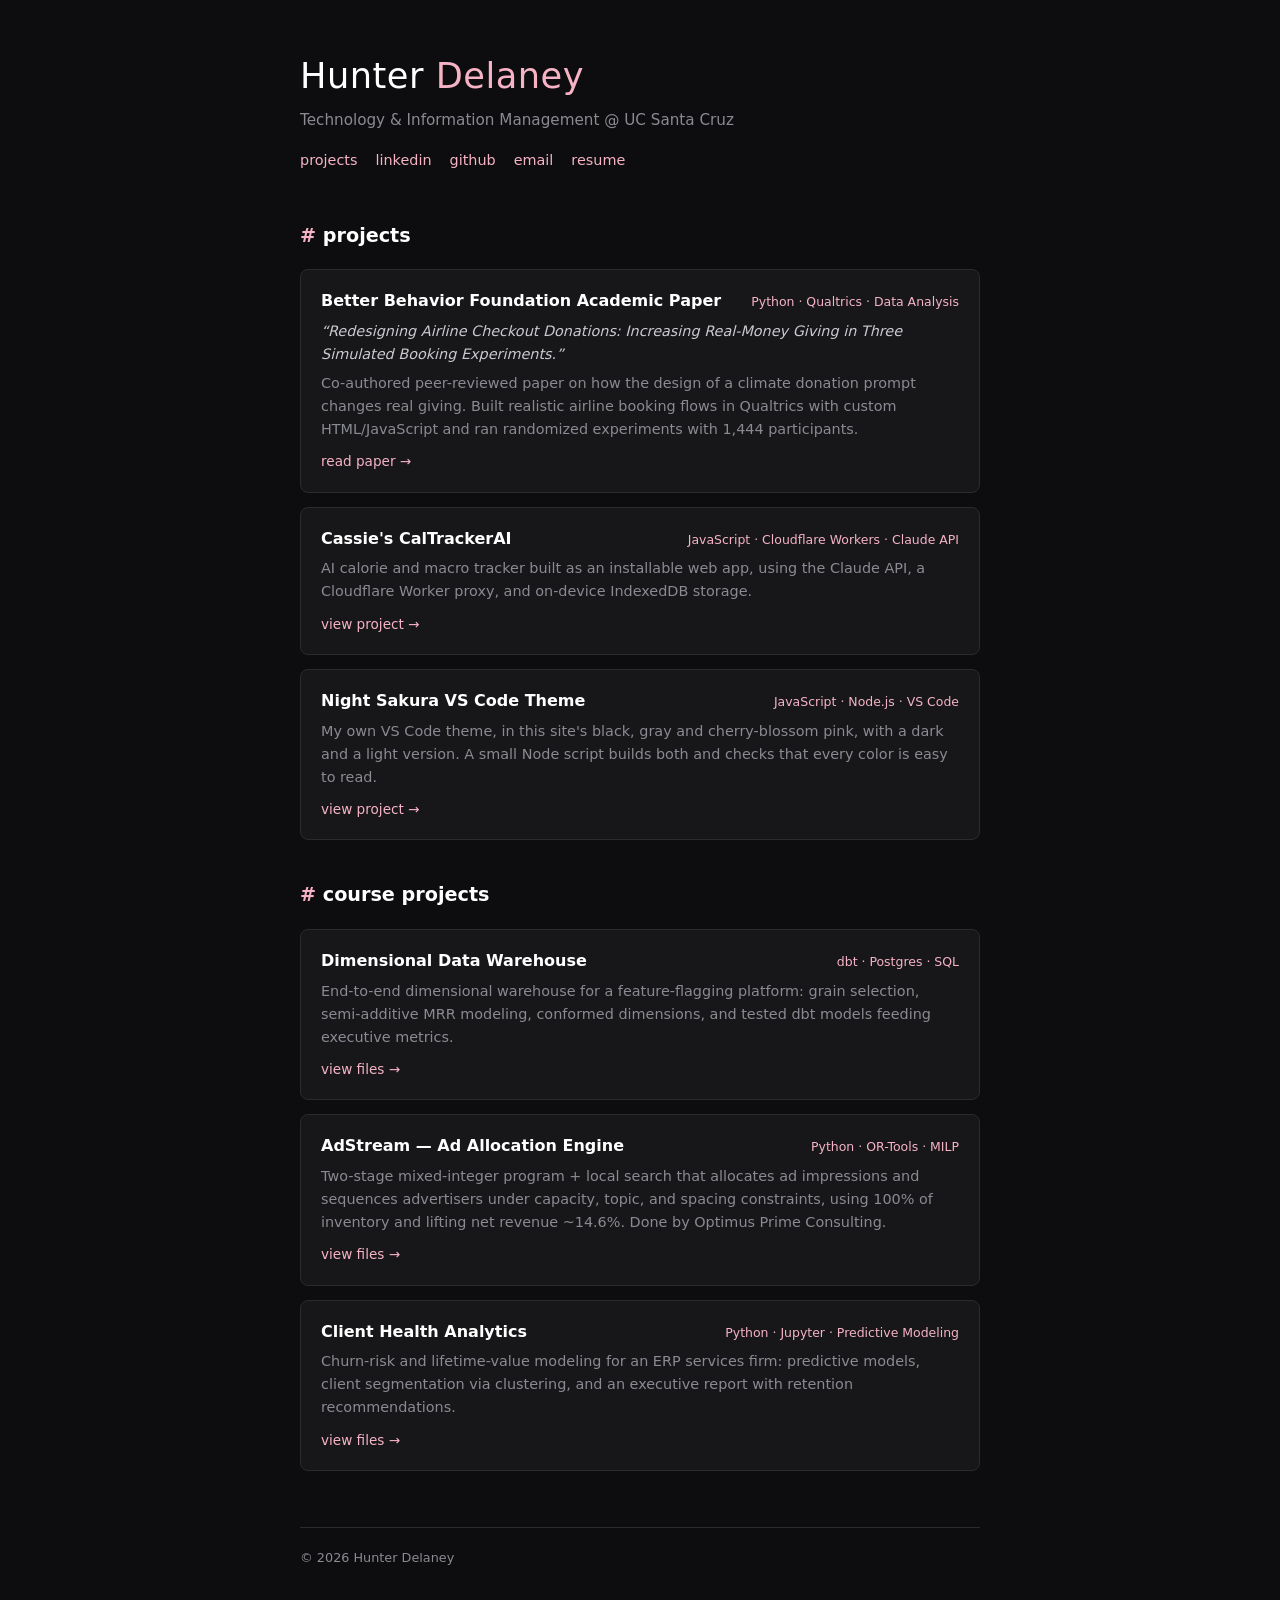
<file: index.html>
<!DOCTYPE html>
<html lang="en">
<head>
  <meta charset="UTF-8">
  <meta name="viewport" content="width=device-width, initial-scale=1.0">
  <title>Hunter Delaney</title>
  <meta name="description" content="Hunter Delaney — projects in experimentation, data, and optimization.">
  <link rel="stylesheet" href="style.css">
</head>
<body>

  <header>
    <h1>Hunter <span class="accent">Delaney</span></h1>
    <p class="tagline">Technology &amp; Information Management @ UC Santa Cruz</p>
    <nav>
      <a href="#projects">projects</a>
      <a href="https://www.linkedin.com/in/hunter-delaney-636558337/">linkedin</a>
      <a href="https://github.com/Cassie7511">github</a>
      <a href="mailto:hunterdelaney7511@gmail.com">email</a>
      <a href="resume.pdf?v=2026-09-16" target="_blank">resume</a>
    </nav>
  </header>

  <main>

    <section id="projects">
      <h2><span class="accent">#</span> projects</h2>

      <div class="card">
        <div class="card-head">
          <h3>Better Behavior Foundation Academic Paper</h3>
          <span class="tags">Python · Qualtrics · Data&nbsp;Analysis</span>
        </div>
        <p class="paper-title">
          &ldquo;Redesigning Airline Checkout Donations: Increasing Real-Money Giving in
          Three Simulated Booking Experiments.&rdquo;
        </p>
        <p>
          Co-authored peer-reviewed paper on how the design of a climate donation prompt
          changes real giving. Built realistic airline booking flows in Qualtrics with custom
          HTML/JavaScript and ran randomized experiments with 1,444 participants.
        </p>
        <a class="more" href="Projects/bbf-paper/Redesigning_Airline_Checkout_Donations.pdf" target="_blank">read paper &rarr;</a>
      </div>

      <div class="card">
        <div class="card-head">
          <h3>Cassie's CalTrackerAI</h3>
          <span class="tags">JavaScript · Cloudflare&nbsp;Workers · Claude&nbsp;API</span>
        </div>
        <p>
          AI calorie and macro tracker built as an installable web app, using the Claude
          API, a Cloudflare Worker proxy, and on-device IndexedDB storage.
        </p>
        <a class="more" href="Projects/cassieaitracker/index.html">view project &rarr;</a>
      </div>

      <div class="card">
        <div class="card-head">
          <h3>Night Sakura VS Code Theme</h3>
          <span class="tags">JavaScript · Node.js · VS&nbsp;Code</span>
        </div>
        <p>
          My own VS Code theme, in this site's black, gray and cherry-blossom pink, with a dark
          and a light version. A small Node script builds both and checks that every color is
          easy to read.
        </p>
        <a class="more" href="Projects/night-sakura/index.html">view project &rarr;</a>
      </div>
    </section>

    <section id="course-projects">
      <h2><span class="accent">#</span> course projects</h2>

      <div class="card">
        <div class="card-head">
          <h3>Dimensional Data Warehouse</h3>
          <span class="tags">dbt · Postgres · SQL</span>
        </div>
        <p>
          End-to-end dimensional warehouse for a feature-flagging platform: grain
          selection, semi-additive MRR modeling, conformed dimensions, and tested dbt
          models feeding executive metrics.
        </p>
        <a class="more" href="Projects/warehouse/index.html">view files &rarr;</a>
      </div>

      <div class="card">
        <div class="card-head">
          <h3>AdStream — Ad Allocation Engine</h3>
          <span class="tags">Python · OR-Tools · MILP</span>
        </div>
        <p>
          Two-stage mixed-integer program + local search that allocates ad impressions
          and sequences advertisers under capacity, topic, and spacing constraints,
          using 100% of inventory and lifting net revenue ~14.6%. Done by Optimus
          Prime Consulting.
        </p>
        <a class="more" href="Projects/adstream/index.html">view files &rarr;</a>
      </div>

      <div class="card">
        <div class="card-head">
          <h3>Client Health Analytics</h3>
          <span class="tags">Python · Jupyter · Predictive&nbsp;Modeling</span>
        </div>
        <p>
          Churn-risk and lifetime-value modeling for an ERP services firm: predictive
          models, client segmentation via clustering, and an executive report with
          retention recommendations.
        </p>
        <a class="more" href="Projects/client-analytics/index.html">view files &rarr;</a>
      </div>
    </section>
  </main>

  <footer>
    <p>© 2026 Hunter Delaney</p>
  </footer>

</body>
</html>
</file>
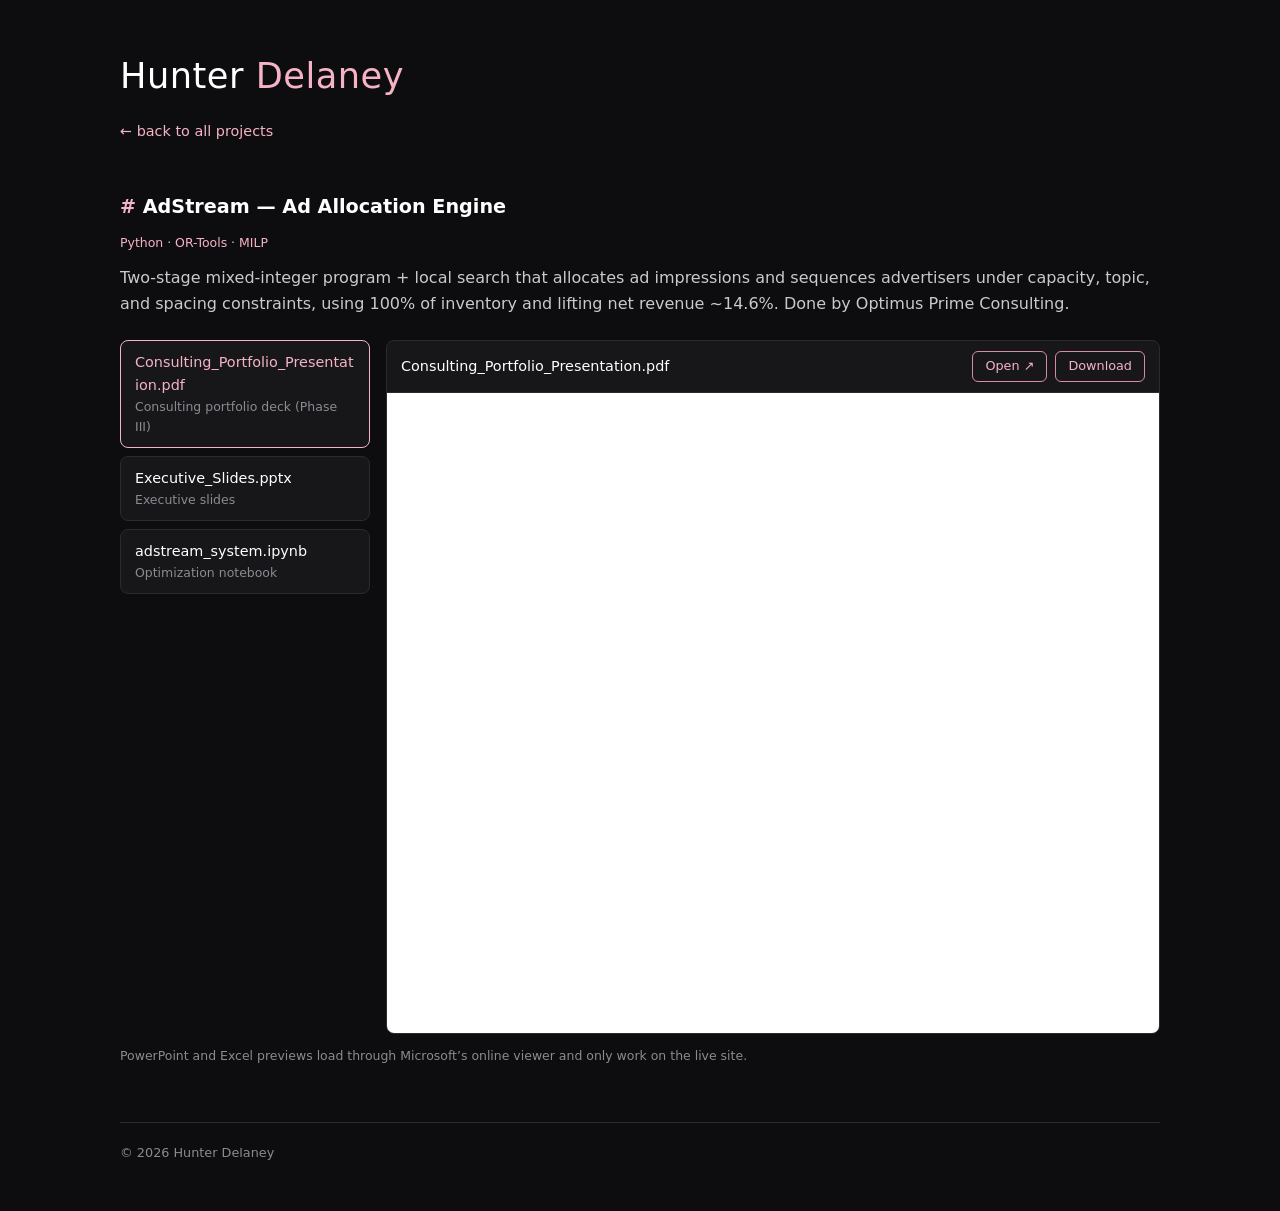
<file: Projects/adstream/index.html>
<!DOCTYPE html>
<html lang="en">
<head>
  <meta charset="UTF-8">
  <meta name="viewport" content="width=device-width, initial-scale=1.0">
  <title>AdStream — Ad Allocation Engine — Hunter Delaney</title>
  <link rel="stylesheet" href="../../style.css">
</head>
<body class="wide">

  <header>
    <h1><a class="home-link" href="../../index.html">Hunter <span class="accent">Delaney</span></a></h1>
    <nav><a href="../../index.html">&larr; back to all projects</a></nav>
  </header>

  <main>
    <section>
      <h2><span class="accent">#</span> AdStream — Ad Allocation Engine</h2>
      <p class="tags" style="display:block;margin:-8px 0 12px;">Python · OR-Tools · MILP</p>
      <p>Two-stage mixed-integer program + local search that allocates ad impressions and sequences advertisers under capacity, topic, and spacing constraints, using 100% of inventory and lifting net revenue ~14.6%. Done by Optimus Prime Consulting.</p>
    </section>

    <div class="browser">
      <div class="sidebar" id="sidebar"></div>
      <div class="preview">
        <div class="preview-bar">
          <span class="file-name" id="pv-name"></span>
          <span class="file-actions">
            <a class="btn" id="pv-open" href="#" target="_blank">Open &#8599;</a>
            <a class="btn" id="pv-dl" href="#" download>Download</a>
          </span>
        </div>
        <iframe id="pv-frame" title="file preview"></iframe>
        <div id="pv-empty" class="pv-empty" style="display:none;">
          No inline preview for this file type &mdash; use Download.
        </div>
      </div>
    </div>
    <p class="note">PowerPoint and Excel previews load through Microsoft&rsquo;s online viewer and
    only work on the live site.</p>
  </main>

  <footer>
    <p>&copy; 2026 Hunter Delaney</p>
  </footer>

  <script>
    var FILES = [
  {
    "name": "Consulting_Portfolio_Presentation.pdf",
    "label": "Consulting portfolio deck (Phase III)",
    "preview": "files/Consulting_Portfolio_Presentation.pdf"
  },
  {
    "name": "Executive_Slides.pptx",
    "label": "Executive slides",
    "preview": "https://view.officeapps.live.com/op/embed.aspx?src=https%3A%2F%2Fcassie7511.github.io%2FProjects%2Fadstream%2Ffiles%2FExecutive_Slides.pptx"
  },
  {
    "name": "adstream_system.ipynb",
    "label": "Optimization notebook",
    "preview": "files/adstream_system.html"
  }
];

    var sidebar = document.getElementById('sidebar');
    FILES.forEach(function (f, i) {
      var el = document.createElement('a');
      el.className = 'sideitem';
      el.href = '#' + f.name;
      el.innerHTML = '<span class="file-name">' + f.name + '</span>' +
                     '<span class="file-label">' + f.label + '</span>';
      el.onclick = function (e) { e.preventDefault(); show(i); };
      sidebar.appendChild(el);
    });

    function show(i) {
      var f = FILES[i];
      var items = sidebar.children;
      for (var j = 0; j < items.length; j++) {
        items[j].className = 'sideitem' + (j === i ? ' active' : '');
      }
      document.getElementById('pv-name').textContent = f.name;
      document.getElementById('pv-dl').href = 'files/' + f.name;
      var frame = document.getElementById('pv-frame');
      var empty = document.getElementById('pv-empty');
      var open = document.getElementById('pv-open');
      if (f.preview) {
        frame.src = f.preview;
        frame.style.display = '';
        empty.style.display = 'none';
        open.style.display = '';
        open.href = f.preview;
      } else {
        frame.src = 'about:blank';
        frame.style.display = 'none';
        empty.style.display = 'flex';
        open.style.display = 'none';
      }
    }
    show(0);
  </script>

</body>
</html>
</file>
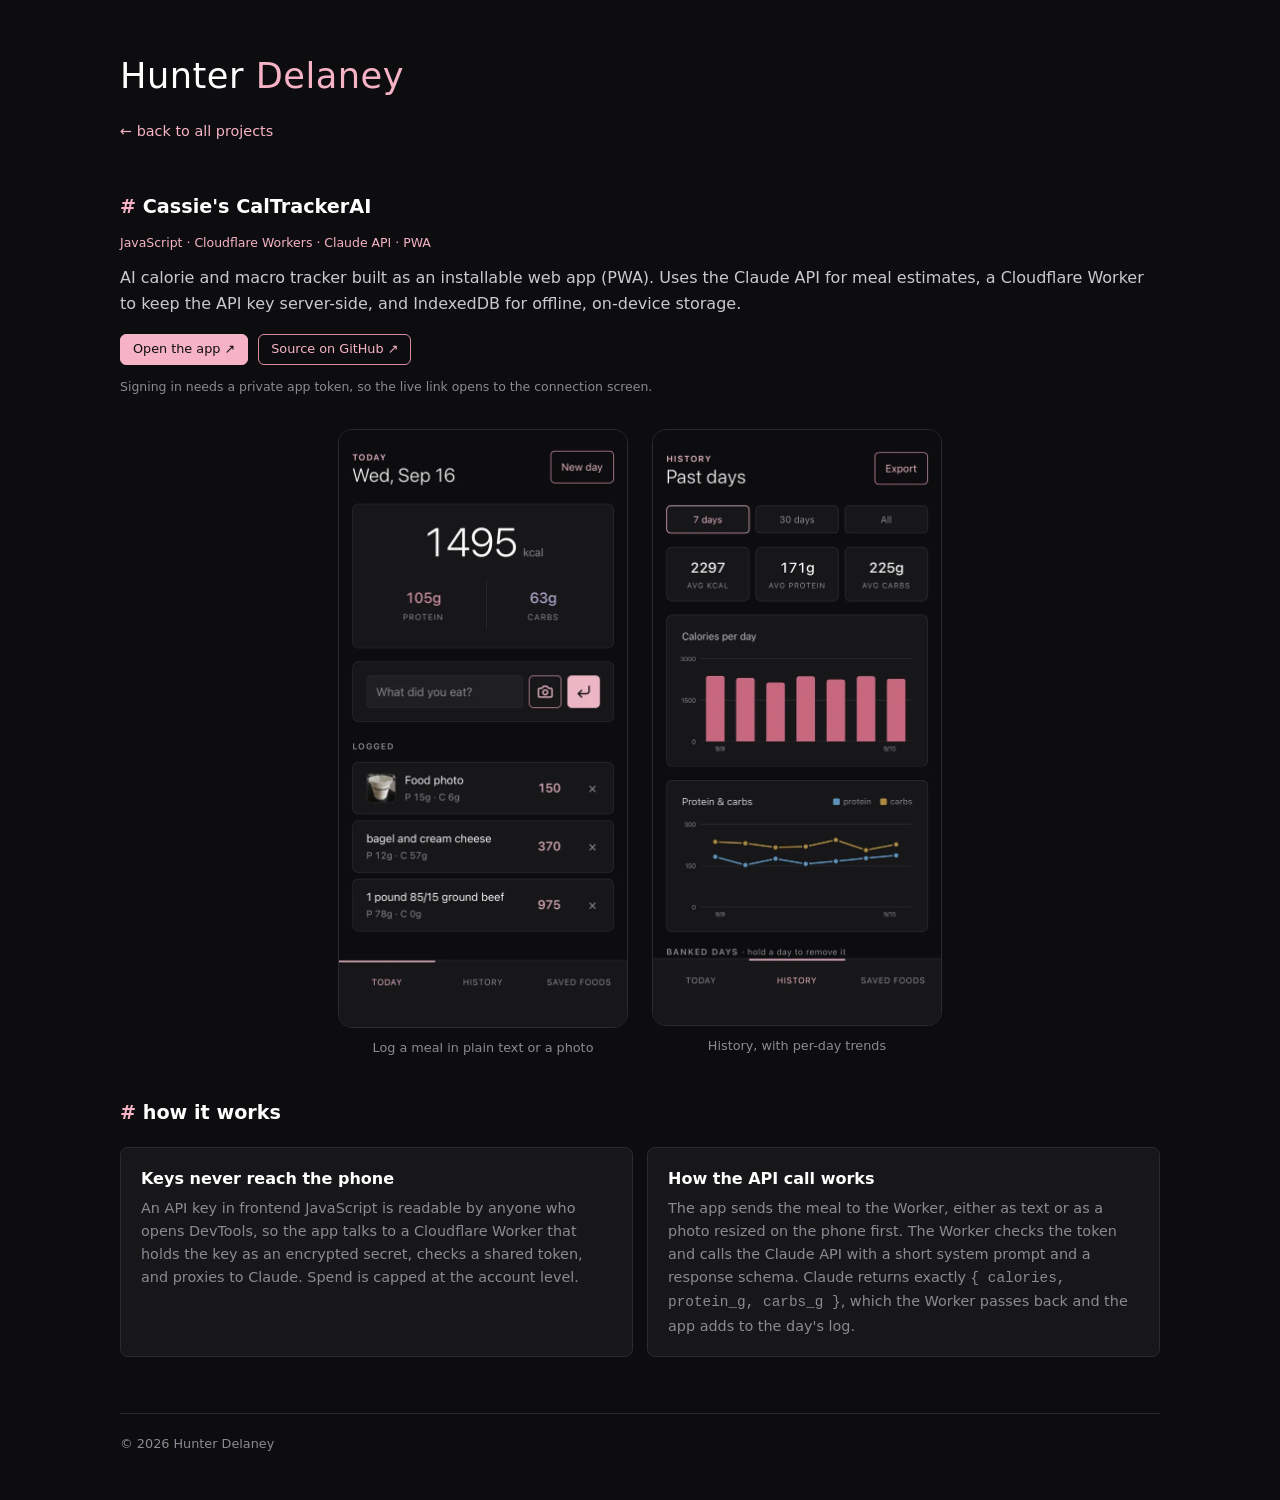
<file: Projects/cassieaitracker/index.html>
<!DOCTYPE html>
<html lang="en">
<head>
  <meta charset="UTF-8">
  <meta name="viewport" content="width=device-width, initial-scale=1.0">
  <title>Cassie's CalTrackerAI — Hunter Delaney</title>
  <link rel="stylesheet" href="../../style.css">
  <style>
    /* Scoped to this page. The other project pages are file browsers; this one
       is a live app, so it needs a screenshot layout the shared sheet has no
       reason to carry. */
    .cta {
      display: flex;
      gap: 10px;
      flex-wrap: wrap;
      margin: 18px 0 4px;
    }
    .btn-solid {
      background: var(--pink);
      color: #0d0d0f;
      border-color: var(--pink);
    }
    .btn-solid:hover { background: var(--pink-dim); border-color: var(--pink-dim); color: #0d0d0f; }

    .shots {
      display: flex;
      gap: 24px;
      flex-wrap: wrap;
      justify-content: center;
      margin: 32px 0 8px;
    }
    .shot { flex: 0 1 290px; max-width: 290px; }
    .shot img {
      display: block;
      width: 100%;
      height: auto;
      border: 1px solid var(--border);
      border-radius: 14px;
    }
    .shot figcaption {
      color: var(--muted);
      font-size: 0.8rem;
      text-align: center;
      margin-top: 10px;
    }

    .how { display: grid; gap: 14px; margin-top: 10px; }
    @media (min-width: 720px) { .how { grid-template-columns: 1fr 1fr; } }
    .how .card { margin-bottom: 0; }
    .how h3 { margin-bottom: 6px; }
  </style>
</head>
<body class="wide">

  <header>
    <h1><a class="home-link" href="../../index.html">Hunter <span class="accent">Delaney</span></a></h1>
    <nav><a href="../../index.html">&larr; back to all projects</a></nav>
  </header>

  <main>
    <section>
      <h2><span class="accent">#</span> Cassie's CalTrackerAI</h2>
      <p class="tags" style="display:block;margin:-8px 0 12px;">JavaScript &middot; Cloudflare Workers &middot; Claude API &middot; PWA</p>
      <p>
        AI calorie and macro tracker built as an installable web app (PWA). Uses the Claude
        API for meal estimates, a Cloudflare Worker to keep the API key server-side, and
        IndexedDB for offline, on-device storage.
      </p>

      <div class="cta">
        <a class="btn btn-solid" href="https://cassie7511.github.io/CassieAITracker/" target="_blank">Open the app &#8599;</a>
        <a class="btn" href="https://github.com/Cassie7511/CassieAITracker" target="_blank">Source on GitHub &#8599;</a>
      </div>
      <p class="note">Signing in needs a private app token, so the live link opens to the connection screen.</p>
    </section>

    <div class="shots">
      <figure class="shot">
        <img src="screens/today-v2.webp" alt="The Today screen: a running calorie total with protein and carbs beneath, a text box reading &quot;What did you eat?&quot; with camera and enter buttons, and three logged entries including one from a food photo." width="580" height="1202" loading="lazy">
        <figcaption>Log a meal in plain text or a photo</figcaption>
      </figure>
      <figure class="shot">
        <img src="screens/history-v2.webp" alt="The History screen: range toggle, average stat tiles, a bar chart of calories per day and a two-line chart of protein and carbs." width="580" height="1199" loading="lazy">
        <figcaption>History, with per-day trends</figcaption>
      </figure>
    </div>

    <section>
      <h2><span class="accent">#</span> how it works</h2>

      <div class="how">
        <div class="card">
          <h3>Keys never reach the phone</h3>
          <p>
            An API key in frontend JavaScript is readable by anyone who opens DevTools, so
            the app talks to a Cloudflare Worker that holds the key as an encrypted secret,
            checks a shared token, and proxies to Claude. Spend is capped at the account level.
          </p>
        </div>

        <div class="card">
          <h3>How the API call works</h3>
          <p>
            The app sends the meal to the Worker, either as text or as a photo resized on the
            phone first. The Worker checks the token and calls the Claude API with a short
            system prompt and a response schema. Claude returns exactly
            <code>{ calories, protein_g, carbs_g }</code>, which the Worker passes back and
            the app adds to the day's log.
          </p>
        </div>
      </div>
    </section>
  </main>

  <footer>
    <p>&copy; 2026 Hunter Delaney</p>
  </footer>

</body>
</html>
</file>
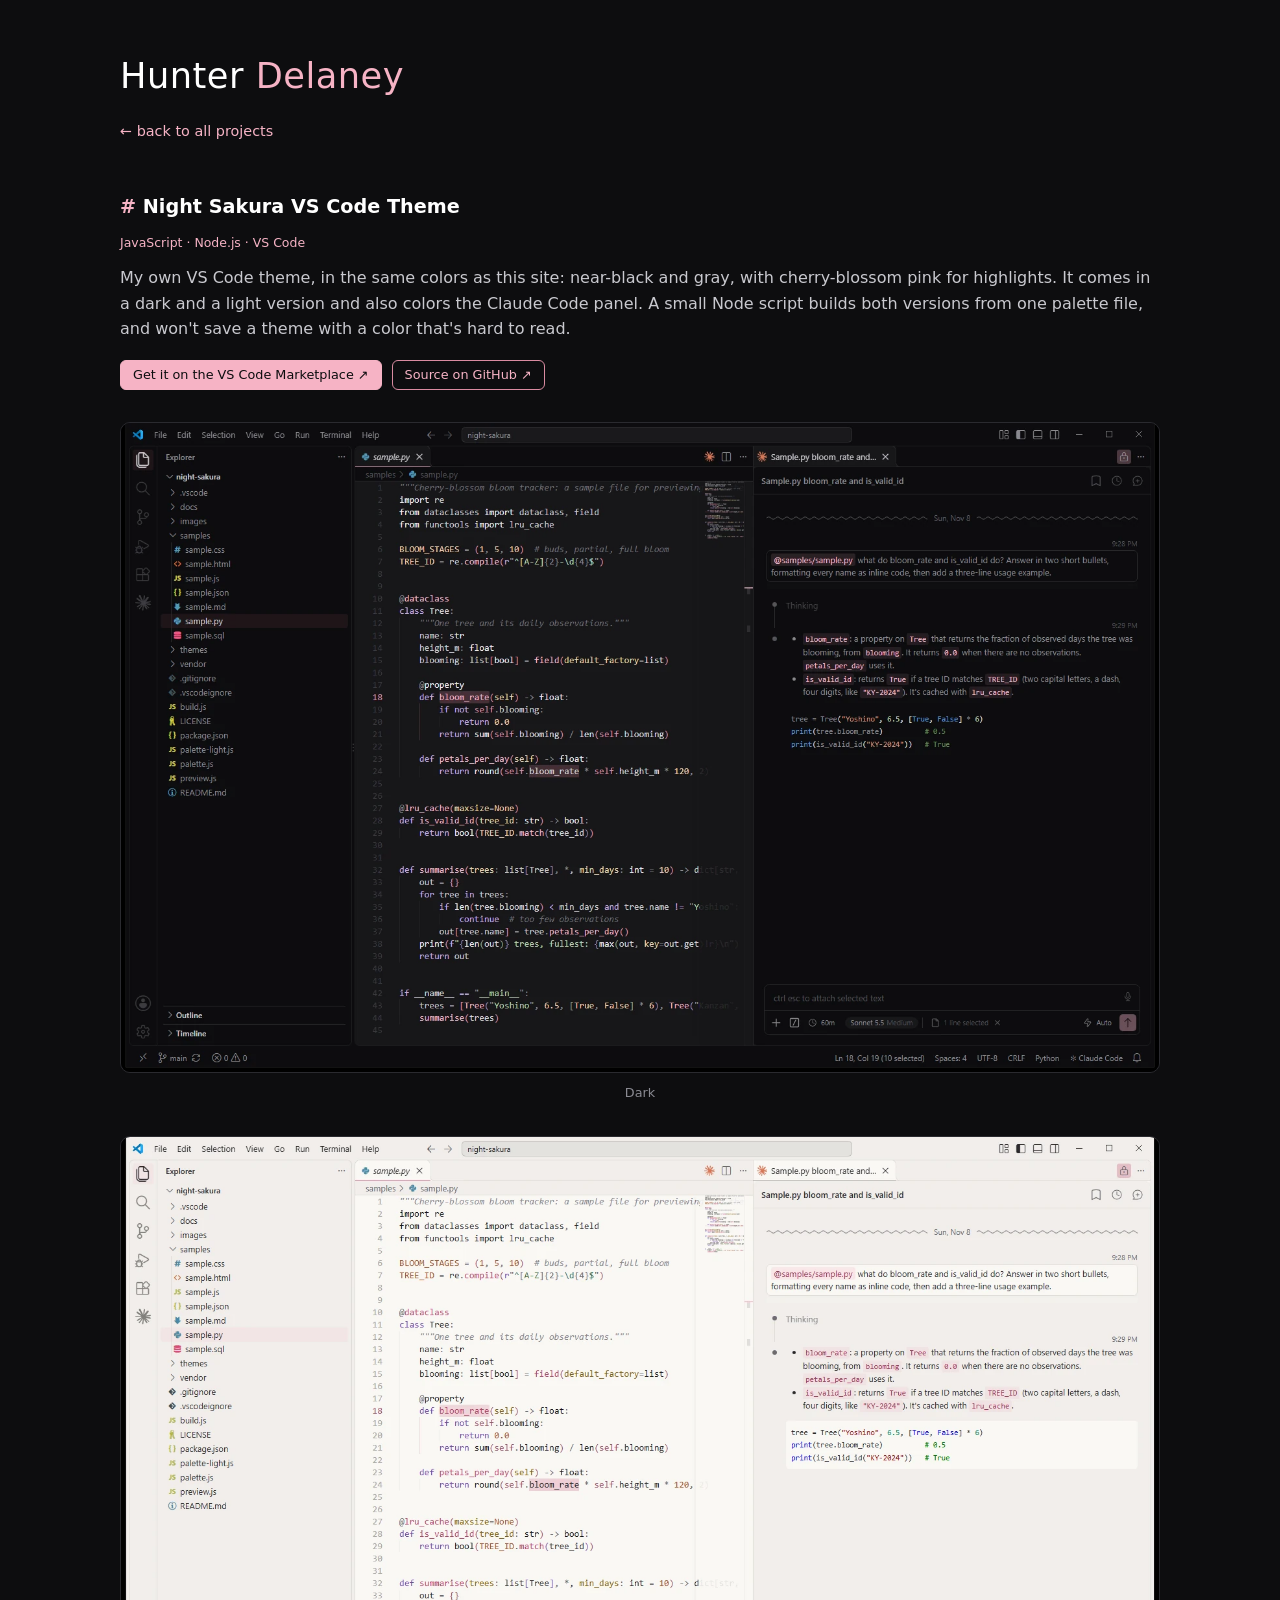
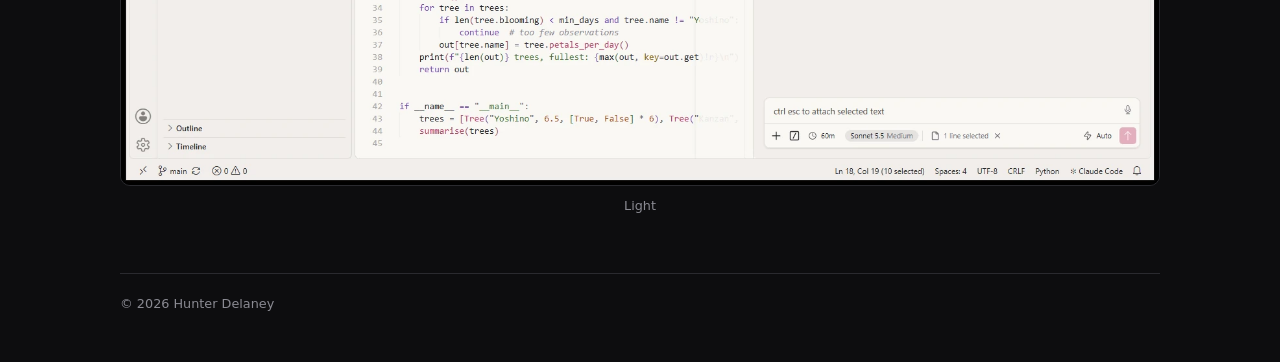
<file: Projects/cherry-blossom-theme/index.html>
<!DOCTYPE html>
<html lang="en">
<head>
  <meta charset="UTF-8">
  <title>Night Sakura VS Code Theme — Hunter Delaney</title>
  <meta http-equiv="refresh" content="0; url=../night-sakura/index.html">
  <link rel="canonical" href="../night-sakura/index.html">
</head>
<body>
  <p>This page moved to <a href="../night-sakura/index.html">Night Sakura VS Code Theme</a>.</p>
</body>
</html>
</file>
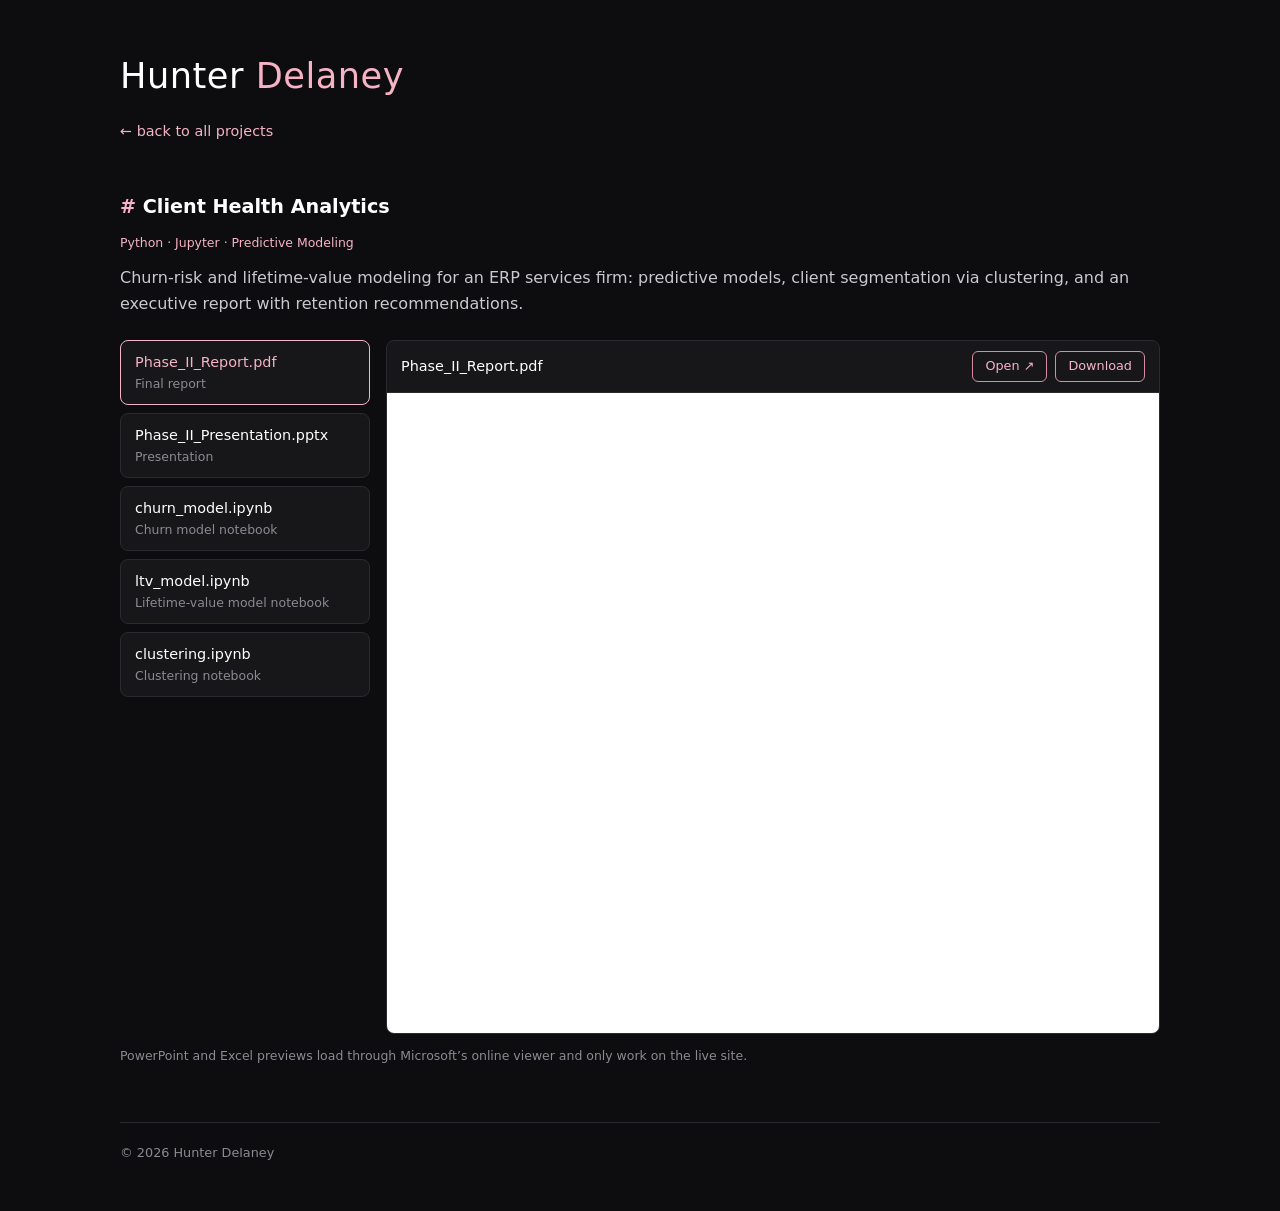
<file: Projects/client-analytics/index.html>
<!DOCTYPE html>
<html lang="en">
<head>
  <meta charset="UTF-8">
  <meta name="viewport" content="width=device-width, initial-scale=1.0">
  <title>Client Health Analytics — Hunter Delaney</title>
  <link rel="stylesheet" href="../../style.css">
</head>
<body class="wide">

  <header>
    <h1><a class="home-link" href="../../index.html">Hunter <span class="accent">Delaney</span></a></h1>
    <nav><a href="../../index.html">&larr; back to all projects</a></nav>
  </header>

  <main>
    <section>
      <h2><span class="accent">#</span> Client Health Analytics</h2>
      <p class="tags" style="display:block;margin:-8px 0 12px;">Python · Jupyter · Predictive Modeling</p>
      <p>Churn-risk and lifetime-value modeling for an ERP services firm: predictive models, client segmentation via clustering, and an executive report with retention recommendations.</p>
    </section>

    <div class="browser">
      <div class="sidebar" id="sidebar"></div>
      <div class="preview">
        <div class="preview-bar">
          <span class="file-name" id="pv-name"></span>
          <span class="file-actions">
            <a class="btn" id="pv-open" href="#" target="_blank">Open &#8599;</a>
            <a class="btn" id="pv-dl" href="#" download>Download</a>
          </span>
        </div>
        <iframe id="pv-frame" title="file preview"></iframe>
        <div id="pv-empty" class="pv-empty" style="display:none;">
          No inline preview for this file type &mdash; use Download.
        </div>
      </div>
    </div>
    <p class="note">PowerPoint and Excel previews load through Microsoft&rsquo;s online viewer and
    only work on the live site.</p>
  </main>

  <footer>
    <p>&copy; 2026 Hunter Delaney</p>
  </footer>

  <script>
    var FILES = [
  {
    "name": "Phase_II_Report.pdf",
    "label": "Final report",
    "preview": "files/Phase_II_Report.pdf"
  },
  {
    "name": "Phase_II_Presentation.pptx",
    "label": "Presentation",
    "preview": "https://view.officeapps.live.com/op/embed.aspx?src=https%3A%2F%2Fcassie7511.github.io%2FProjects%2Fclient-analytics%2Ffiles%2FPhase_II_Presentation.pptx"
  },
  {
    "name": "churn_model.ipynb",
    "label": "Churn model notebook",
    "preview": "files/churn_model.html"
  },
  {
    "name": "ltv_model.ipynb",
    "label": "Lifetime-value model notebook",
    "preview": "files/ltv_model.html"
  },
  {
    "name": "clustering.ipynb",
    "label": "Clustering notebook",
    "preview": "files/clustering.html"
  }
];

    var sidebar = document.getElementById('sidebar');
    FILES.forEach(function (f, i) {
      var el = document.createElement('a');
      el.className = 'sideitem';
      el.href = '#' + f.name;
      el.innerHTML = '<span class="file-name">' + f.name + '</span>' +
                     '<span class="file-label">' + f.label + '</span>';
      el.onclick = function (e) { e.preventDefault(); show(i); };
      sidebar.appendChild(el);
    });

    function show(i) {
      var f = FILES[i];
      var items = sidebar.children;
      for (var j = 0; j < items.length; j++) {
        items[j].className = 'sideitem' + (j === i ? ' active' : '');
      }
      document.getElementById('pv-name').textContent = f.name;
      document.getElementById('pv-dl').href = 'files/' + f.name;
      var frame = document.getElementById('pv-frame');
      var empty = document.getElementById('pv-empty');
      var open = document.getElementById('pv-open');
      if (f.preview) {
        frame.src = f.preview;
        frame.style.display = '';
        empty.style.display = 'none';
        open.style.display = '';
        open.href = f.preview;
      } else {
        frame.src = 'about:blank';
        frame.style.display = 'none';
        empty.style.display = 'flex';
        open.style.display = 'none';
      }
    }
    show(0);
  </script>

</body>
</html>
</file>
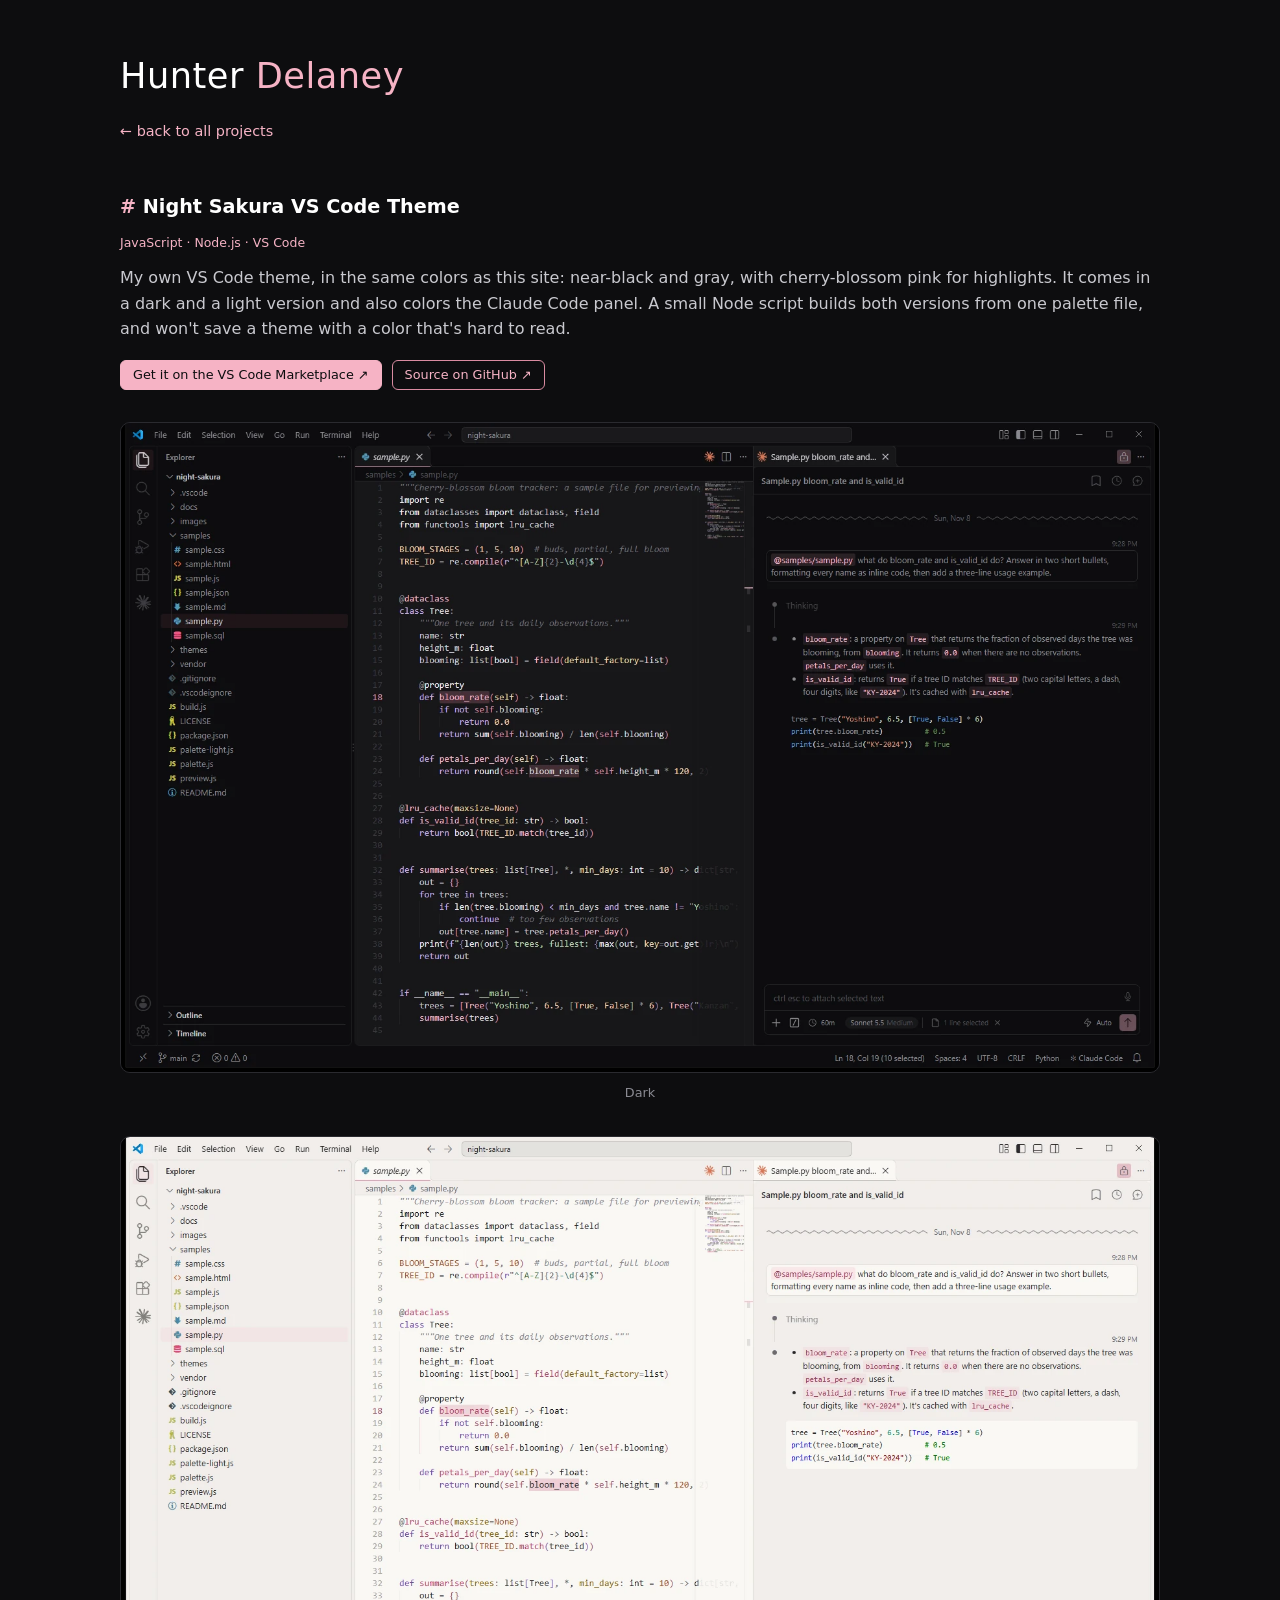
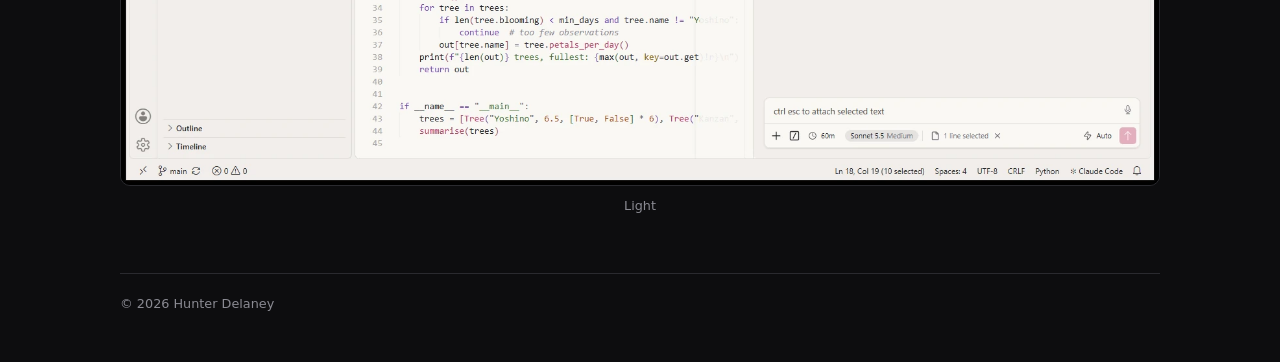
<file: Projects/night-sakura/index.html>
<!DOCTYPE html>
<html lang="en">
<head>
  <meta charset="UTF-8">
  <meta name="viewport" content="width=device-width, initial-scale=1.0">
  <title>Night Sakura VS Code Theme — Hunter Delaney</title>
  <link rel="stylesheet" href="../../style.css">
  <style>
    /* Scoped to this page: wide editor screenshots, stacked. */
    .cta {
      display: flex;
      gap: 10px;
      flex-wrap: wrap;
      margin: 18px 0 4px;
    }
    .btn-solid {
      background: var(--pink);
      color: #0d0d0f;
      border-color: var(--pink);
    }
    .btn-solid:hover { background: var(--pink-dim); border-color: var(--pink-dim); color: #0d0d0f; }

    .shots { display: grid; gap: 32px; margin: 32px 0 8px; }
    .shot { margin: 0; }
    .shot img {
      display: block;
      width: 100%;
      height: auto;
      border: 1px solid var(--border);
      border-radius: 10px;
    }
    .shot figcaption {
      color: var(--muted);
      font-size: 0.8rem;
      text-align: center;
      margin-top: 10px;
    }
  </style>
</head>
<body class="wide">

  <header>
    <h1><a class="home-link" href="../../index.html">Hunter <span class="accent">Delaney</span></a></h1>
    <nav><a href="../../index.html">&larr; back to all projects</a></nav>
  </header>

  <main>
    <section>
      <h2><span class="accent">#</span> Night Sakura VS Code Theme</h2>
      <p class="tags" style="display:block;margin:-8px 0 12px;">JavaScript &middot; Node.js &middot; VS Code</p>
      <p>
        My own VS Code theme, in the same colors as this site: near-black and gray, with
        cherry-blossom pink for highlights. It comes in a dark and a light version and also
        colors the Claude Code panel. A small Node script builds both versions from one
        palette file, and won't save a theme with a color that's hard to read.
      </p>

      <div class="cta">
        <a class="btn btn-solid" href="https://marketplace.visualstudio.com/items?itemName=Cassie11.night-sakura" target="_blank">Get it on the VS Code Marketplace &#8599;</a>
        <a class="btn" href="https://github.com/Cassie7511/night-sakura" target="_blank">Source on GitHub &#8599;</a>
      </div>
    </section>

    <div class="shots">
      <figure class="shot">
        <a href="screens/dark.webp" target="_blank"><img src="screens/dark.webp" alt="VS Code in the dark theme: a Python file on a near-black background with pink function names and lavender keywords, and a Claude Code conversation beside it with pink inline code." width="1600" height="1000" loading="lazy"></a>
        <figcaption>Dark</figcaption>
      </figure>
      <figure class="shot">
        <a href="screens/light.webp" target="_blank"><img src="screens/light.webp" alt="VS Code in the light theme: the same Python file and Claude Code conversation on a warm off-white background, with deep pink function names and violet keywords." width="1600" height="1000" loading="lazy"></a>
        <figcaption>Light</figcaption>
      </figure>
    </div>
  </main>

  <footer>
    <p>&copy; 2026 Hunter Delaney</p>
  </footer>

</body>
</html>
</file>
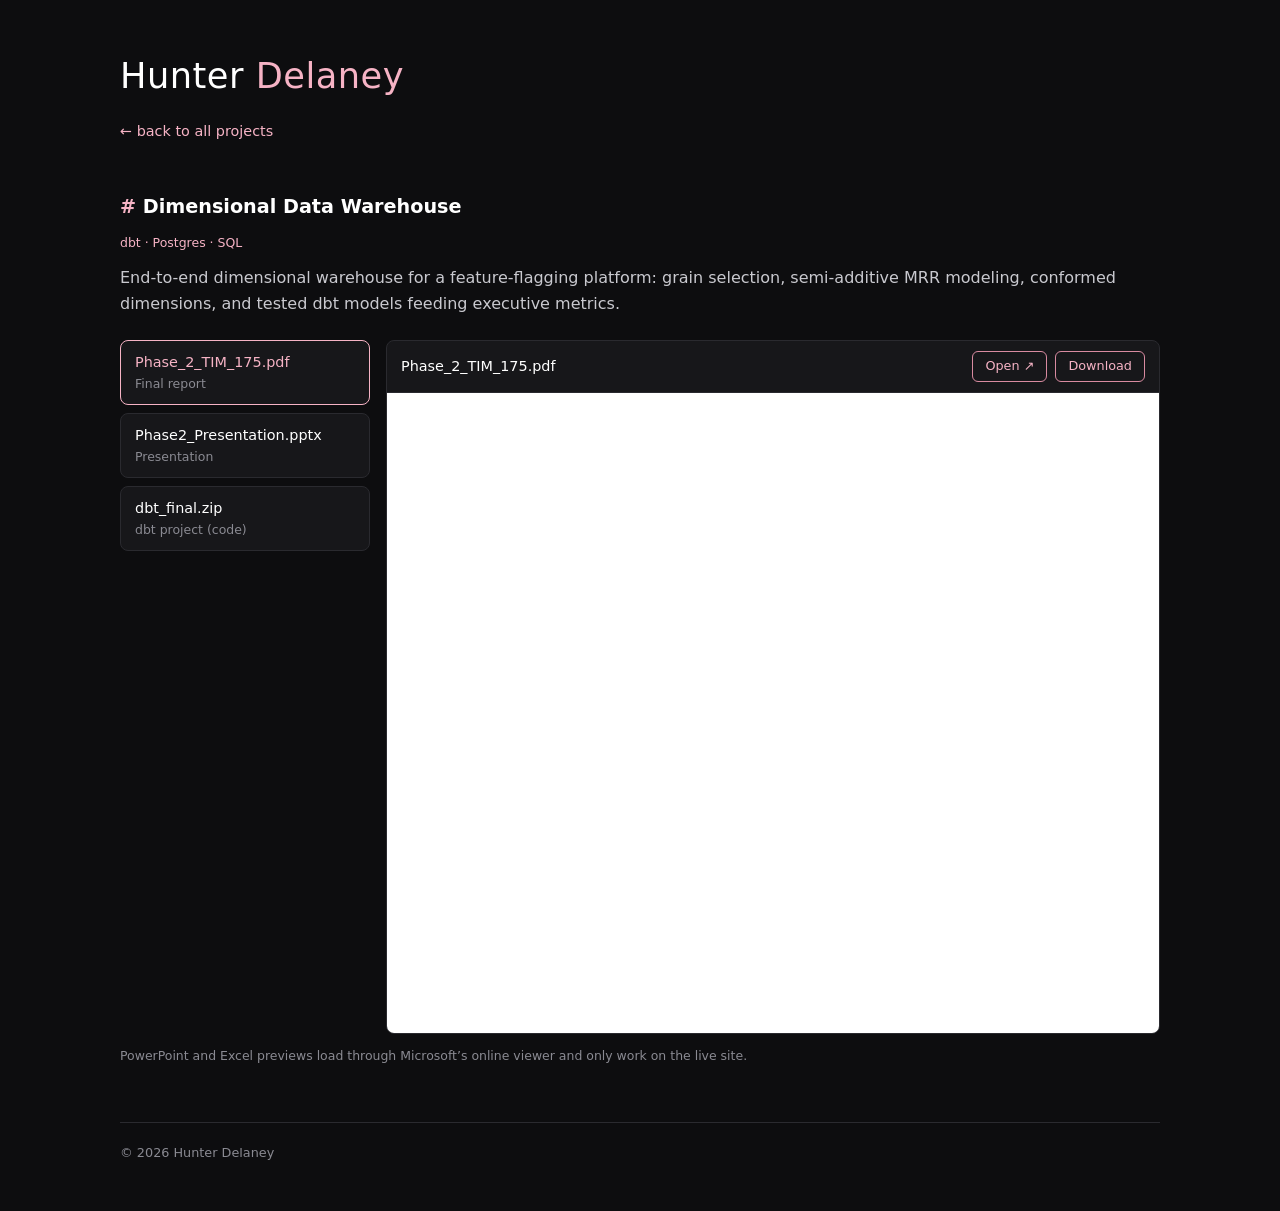
<file: Projects/warehouse/index.html>
<!DOCTYPE html>
<html lang="en">
<head>
  <meta charset="UTF-8">
  <meta name="viewport" content="width=device-width, initial-scale=1.0">
  <title>Dimensional Data Warehouse — Hunter Delaney</title>
  <link rel="stylesheet" href="../../style.css">
</head>
<body class="wide">

  <header>
    <h1><a class="home-link" href="../../index.html">Hunter <span class="accent">Delaney</span></a></h1>
    <nav><a href="../../index.html">&larr; back to all projects</a></nav>
  </header>

  <main>
    <section>
      <h2><span class="accent">#</span> Dimensional Data Warehouse</h2>
      <p class="tags" style="display:block;margin:-8px 0 12px;">dbt · Postgres · SQL</p>
      <p>End-to-end dimensional warehouse for a feature-flagging platform: grain selection, semi-additive MRR modeling, conformed dimensions, and tested dbt models feeding executive metrics.</p>
    </section>

    <div class="browser">
      <div class="sidebar" id="sidebar"></div>
      <div class="preview">
        <div class="preview-bar">
          <span class="file-name" id="pv-name"></span>
          <span class="file-actions">
            <a class="btn" id="pv-open" href="#" target="_blank">Open &#8599;</a>
            <a class="btn" id="pv-dl" href="#" download>Download</a>
          </span>
        </div>
        <iframe id="pv-frame" title="file preview"></iframe>
        <div id="pv-empty" class="pv-empty" style="display:none;">
          No inline preview for this file type &mdash; use Download.
        </div>
      </div>
    </div>
    <p class="note">PowerPoint and Excel previews load through Microsoft&rsquo;s online viewer and
    only work on the live site.</p>
  </main>

  <footer>
    <p>&copy; 2026 Hunter Delaney</p>
  </footer>

  <script>
    var FILES = [
  {
    "name": "Phase_2_TIM_175.pdf",
    "label": "Final report",
    "preview": "files/Phase_2_TIM_175.pdf"
  },
  {
    "name": "Phase2_Presentation.pptx",
    "label": "Presentation",
    "preview": "https://view.officeapps.live.com/op/embed.aspx?src=https%3A%2F%2Fcassie7511.github.io%2FProjects%2Fwarehouse%2Ffiles%2FPhase2_Presentation.pptx"
  },
  {
    "name": "dbt_final.zip",
    "label": "dbt project (code)",
    "preview": ""
  }
];

    var sidebar = document.getElementById('sidebar');
    FILES.forEach(function (f, i) {
      var el = document.createElement('a');
      el.className = 'sideitem';
      el.href = '#' + f.name;
      el.innerHTML = '<span class="file-name">' + f.name + '</span>' +
                     '<span class="file-label">' + f.label + '</span>';
      el.onclick = function (e) { e.preventDefault(); show(i); };
      sidebar.appendChild(el);
    });

    function show(i) {
      var f = FILES[i];
      var items = sidebar.children;
      for (var j = 0; j < items.length; j++) {
        items[j].className = 'sideitem' + (j === i ? ' active' : '');
      }
      document.getElementById('pv-name').textContent = f.name;
      document.getElementById('pv-dl').href = 'files/' + f.name;
      var frame = document.getElementById('pv-frame');
      var empty = document.getElementById('pv-empty');
      var open = document.getElementById('pv-open');
      if (f.preview) {
        frame.src = f.preview;
        frame.style.display = '';
        empty.style.display = 'none';
        open.style.display = '';
        open.href = f.preview;
      } else {
        frame.src = 'about:blank';
        frame.style.display = 'none';
        empty.style.display = 'flex';
        open.style.display = 'none';
      }
    }
    show(0);
  </script>

</body>
</html>
</file>
<file: style.css>
/* ---- palette: black / gray / cherry blossom pink ---- */
:root {
  --bg:      #0d0d0f;   /* near-black background */
  --surface: #17171a;   /* card background */
  --border:  #2a2a2f;   /* card borders */
  --text:    #c9c9cf;   /* main gray text */
  --muted:   #8a8a92;   /* dimmer gray */
  --pink:    #f6b3c5;   /* cherry blossom */
  --pink-dim:#d98ba1;   /* darker pink for hovers */
}

* { margin: 0; padding: 0; box-sizing: border-box; }

body {
  background: var(--bg);
  color: var(--text);
  font-family: "Segoe UI", system-ui, -apple-system, sans-serif;
  line-height: 1.6;
  max-width: 720px;
  margin: 0 auto;
  padding: 48px 20px;
}

/* ---- header ---- */
header h1 {
  color: #fff;
  font-size: 2.2rem;
  font-weight: 300;
  letter-spacing: 0.5px;
}

.accent { color: var(--pink); }

.tagline {
  color: var(--muted);
  margin-top: 4px;
  font-size: 0.95rem;
}

nav {
  margin-top: 16px;
  display: flex;
  gap: 18px;
}

nav a {
  color: var(--pink);
  text-decoration: none;
  font-size: 0.9rem;
  border-bottom: 1px solid transparent;
}

nav a:hover {
  color: var(--pink-dim);
  border-bottom-color: var(--pink-dim);
}

/* ---- sections ---- */
main { margin-top: 48px; }

#about p { color: var(--text); }

section h2 {
  color: #fff;
  font-size: 1.2rem;
  font-weight: 600;
  margin: 40px 0 18px;
}

/* ---- project cards ---- */
.card {
  background: var(--surface);
  border: 1px solid var(--border);
  border-radius: 8px;
  padding: 18px 20px;
  margin-bottom: 14px;
  transition: border-color 0.15s ease;
}

.card:hover { border-color: var(--pink-dim); }

.card-head {
  display: flex;
  justify-content: space-between;
  align-items: baseline;
  flex-wrap: wrap;
  gap: 4px 12px;
  margin-bottom: 6px;
}

.card h3 {
  color: #fff;
  font-size: 1rem;
  font-weight: 600;
}

.tags {
  color: var(--pink);
  font-size: 0.78rem;
  /* Wraps between tags on narrow screens; multi-word tags use &nbsp; so they
     stay on one line. */
}

.card p {
  color: var(--muted);
  font-size: 0.9rem;
}

/* Full title of a published paper, set above its description. */
.card .paper-title {
  color: var(--text);
  font-style: italic;
  margin-bottom: 6px;
}

.more {
  display: inline-block;
  margin-top: 10px;
  color: var(--pink);
  text-decoration: none;
  font-size: 0.85rem;
}
.more:hover { color: var(--pink-dim); }

/* ---- project file pages ---- */
body.wide { max-width: 1080px; }

.home-link { color: inherit; text-decoration: none; }

.file-name { color: #fff; font-size: 0.9rem; word-break: break-all; }

.file-label { color: var(--muted); font-size: 0.78rem; }

.file-actions { display: flex; gap: 8px; }

.browser {
  display: flex;
  gap: 16px;
  margin-top: 24px;
  align-items: stretch;
}

.sidebar {
  width: 250px;
  flex-shrink: 0;
  display: flex;
  flex-direction: column;
  gap: 8px;
}

.sideitem {
  display: flex;
  flex-direction: column;
  padding: 10px 14px;
  background: var(--surface);
  border: 1px solid var(--border);
  border-radius: 8px;
  text-decoration: none;
  cursor: pointer;
  transition: border-color 0.15s ease;
}

.sideitem:hover { border-color: var(--pink-dim); }

.sideitem.active { border-color: var(--pink); }

.sideitem.active .file-name { color: var(--pink); }

.preview {
  flex: 1;
  min-width: 0;
  display: flex;
  flex-direction: column;
  background: var(--surface);
  border: 1px solid var(--border);
  border-radius: 8px;
  overflow: hidden;
}

.preview-bar {
  display: flex;
  justify-content: space-between;
  align-items: center;
  gap: 8px 12px;
  flex-wrap: wrap;
  padding: 10px 14px;
  border-bottom: 1px solid var(--border);
}

.preview iframe {
  width: 100%;
  height: 82vh;
  min-height: 640px;
  border: 0;
  background: #fff;
  flex: 1;
}

.pv-empty {
  flex: 1;
  min-height: 40vh;
  display: flex;
  align-items: center;
  justify-content: center;
  color: var(--muted);
  font-size: 0.9rem;
  padding: 20px;
  text-align: center;
}

@media (max-width: 760px) {
  .browser { flex-direction: column; }
  .sidebar { width: 100%; }
  .preview iframe { height: 60vh; }
}

.btn {
  color: var(--pink);
  border: 1px solid var(--pink-dim);
  border-radius: 6px;
  padding: 4px 12px;
  font-size: 0.8rem;
  text-decoration: none;
  transition: background 0.15s ease, color 0.15s ease;
}

.btn:hover { background: var(--pink); color: #0d0d0f; }

.note { color: var(--muted); font-size: 0.78rem; margin-top: 12px; }

/* ---- footer ---- */
footer {
  margin-top: 56px;
  padding-top: 20px;
  border-top: 1px solid var(--border);
  color: var(--muted);
  font-size: 0.8rem;
}

footer a { color: var(--pink); text-decoration: none; }
footer a:hover { color: var(--pink-dim); }
</file>
